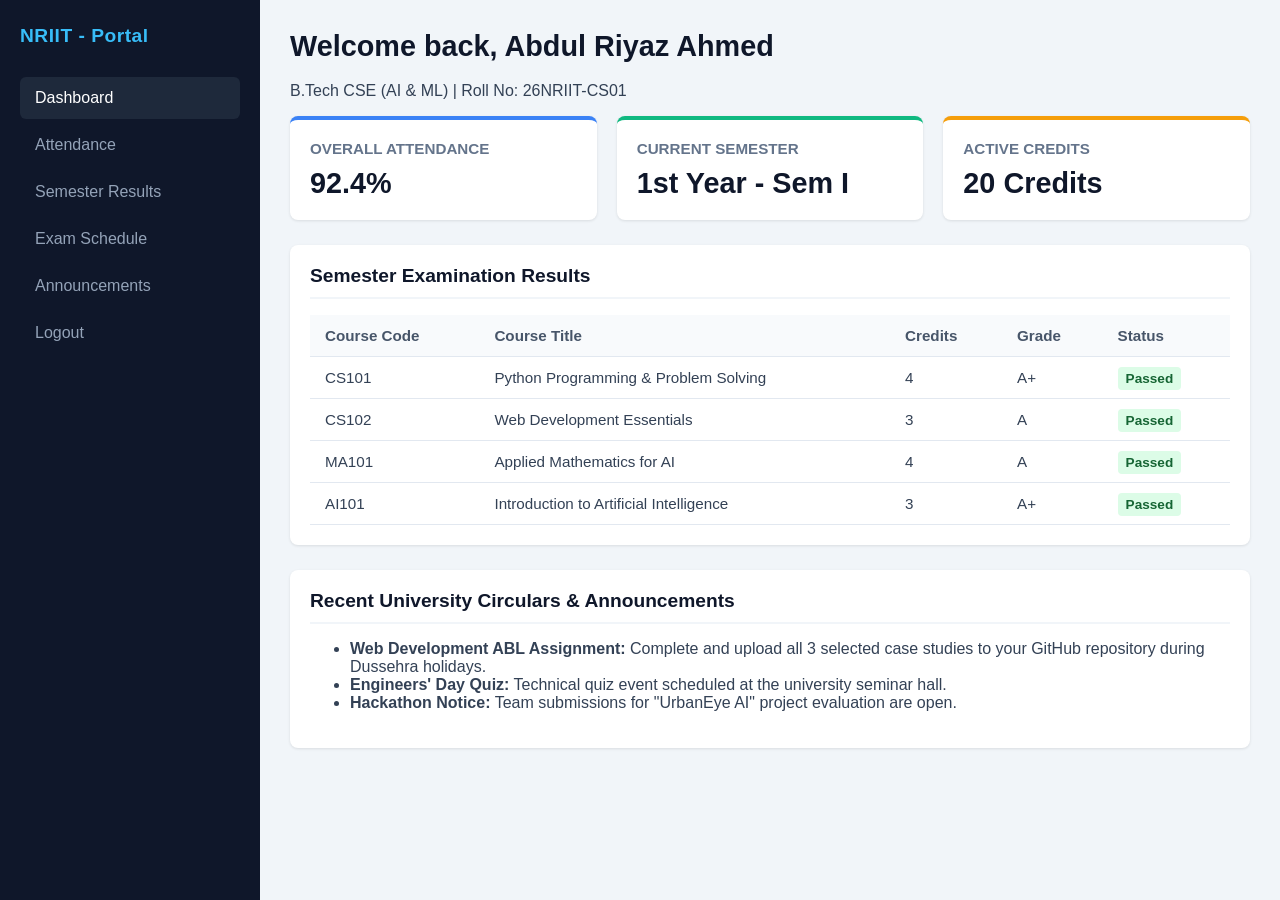
<file: dashboard/index.html>
<!DOCTYPE html>
<html lang="en">
<head>
    <meta charset="UTF-8">
    <title>Student Academic Dashboard</title>
    <link rel="stylesheet" href="style.css">
</head>
<body>
    <sidebar>
        <h2>NRIIT - Portal</h2>
        <a href="#" class="active">Dashboard</a>
        <a href="#">Attendance</a>
        <a href="#">Semester Results</a>
        <a href="#">Exam Schedule</a>
        <a href="#">Announcements</a>
        <a href="#">Logout</a>
    </sidebar>
    
    <main>
        <header>
            <h1>Welcome back, Abdul Riyaz Ahmed</h1>
            <p>B.Tech CSE (AI & ML) | Roll No: 26NRIIT-CS01</p>
        </header>

        <div class="card-container">
            <div class="card" style="border-color: #3b82f6;">
                <h3>Overall Attendance</h3>
                <p class="value">92.4%</p>
            </div>
            <div class="card" style="border-color: #10b981;">
                <h3>Current Semester</h3>
                <p class="value">1st Year - Sem I</p>
            </div>
            <div class="card" style="border-color: #f59e0b;">
                <h3>Active Credits</h3>
                <p class="value">20 Credits</p>
            </div>
        </div>

        <div class="section-box">
            <h2>Semester Examination Results</h2>
            <table>
                <thead>
                    <tr>
                        <th>Course Code</th>
                        <th>Course Title</th>
                        <th>Credits</th>
                        <th>Grade</th>
                        <th>Status</th>
                    </tr>
                </thead>
                <tbody>
                    <tr>
                        <td>CS101</td>
                        <td>Python Programming & Problem Solving</td>
                        <td>4</td>
                        <td>A+</td>
                        <td><span class="badge">Passed</span></td>
                    </tr>
                    <tr>
                        <td>CS102</td>
                        <td>Web Development Essentials</td>
                        <td>3</td>
                        <td>A</td>
                        <td><span class="badge">Passed</span></td>
                    </tr>
                    <tr>
                        <td>MA101</td>
                        <td>Applied Mathematics for AI</td>
                        <td>4</td>
                        <td>A</td>
                        <td><span class="badge">Passed</span></td>
                    </tr>
                    <tr>
                        <td>AI101</td>
                        <td>Introduction to Artificial Intelligence</td>
                        <td>3</td>
                        <td>A+</td>
                        <td><span class="badge">Passed</span></td>
                    </tr>
                </tbody>
            </table>
        </div>

        <div class="section-box">
            <h2>Recent University Circulars & Announcements</h2>
            <ul>
                <li><strong>Web Development ABL Assignment:</strong> Complete and upload all 3 selected case studies to your GitHub repository during Dussehra holidays.</li>
                <li><strong>Engineers' Day Quiz:</strong> Technical quiz event scheduled at the university seminar hall.</li>
                <li><strong>Hackathon Notice:</strong> Team submissions for "UrbanEye AI" project evaluation are open.</li>
            </ul>
        </div>
    </main>
</body>
</html>
</file>
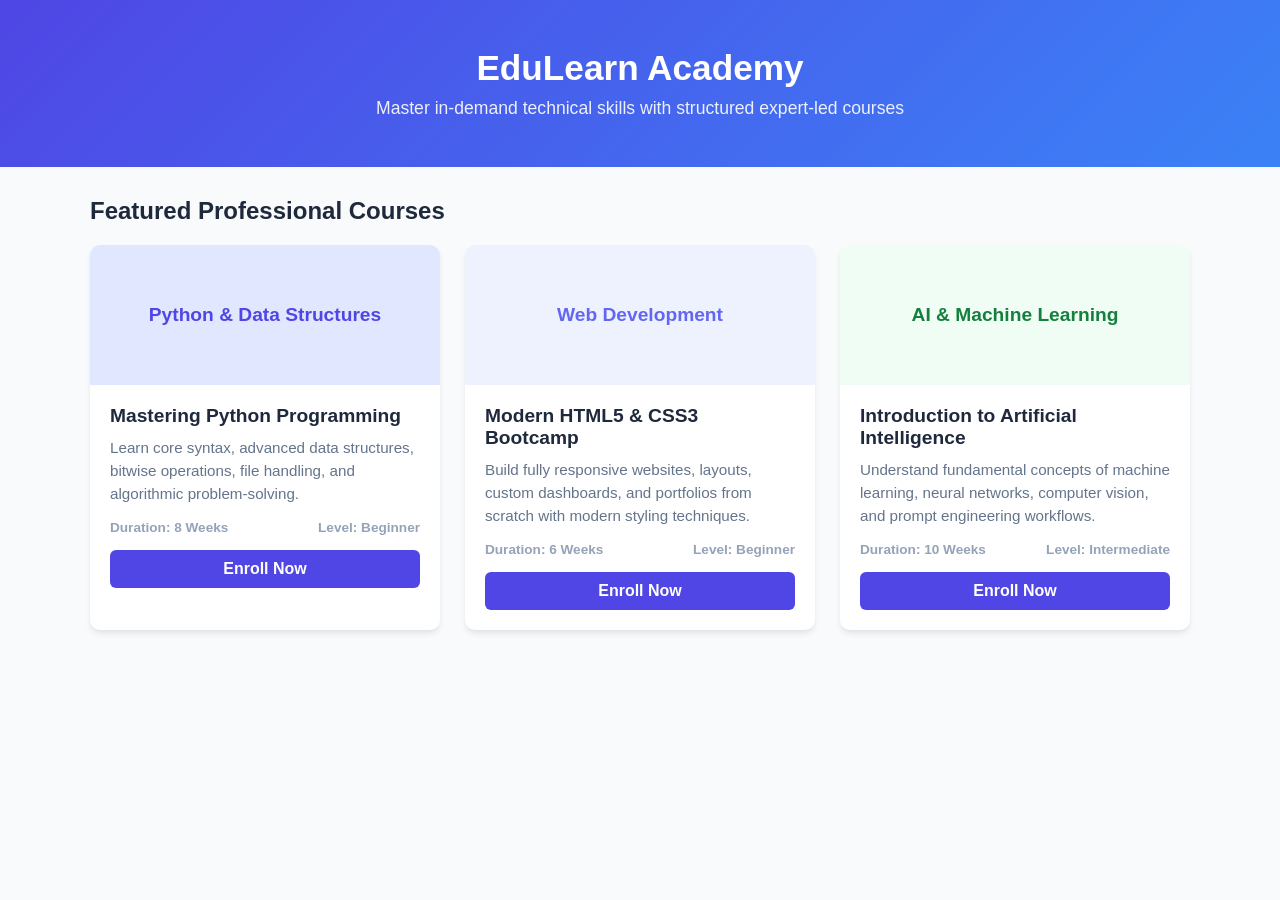
<file: elearning/index.html>
<!DOCTYPE html>
<html lang="en">
<head>
    <meta charset="UTF-8">
    <title>EduLearn - Online Learning Platform</title>
    <link rel="stylesheet" href="style.css">
</head>
<body>
    <header>
        <h1>EduLearn Academy</h1>
        <p>Master in-demand technical skills with structured expert-led courses</p>
    </header>
    
    <div class="container">
        <h2>Featured Professional Courses</h2>
        <div class="grid">
            <div class="course-card">
                <div class="course-img" style="background: #e0e7ff; color: #4f46e5;">Python & Data Structures</div>
                <div class="course-content">
                    <h3>Mastering Python Programming</h3>
                    <p>Learn core syntax, advanced data structures, bitwise operations, file handling, and algorithmic problem-solving.</p>
                    <div class="meta">
                        <span>Duration: 8 Weeks</span>
                        <span>Level: Beginner</span>
                    </div>
                    <a href="#" class="btn">Enroll Now</a>
                </div>
            </div>

            <div class="course-card">
                <div class="course-img" style="background: #eef2ff; color: #6366f1;">Web Development</div>
                <div class="course-content">
                    <h3>Modern HTML5 & CSS3 Bootcamp</h3>
                    <p>Build fully responsive websites, layouts, custom dashboards, and portfolios from scratch with modern styling techniques.</p>
                    <div class="meta">
                        <span>Duration: 6 Weeks</span>
                        <span>Level: Beginner</span>
                    </div>
                    <a href="#" class="btn">Enroll Now</a>
                </div>
            </div>

            <div class="course-card">
                <div class="course-img" style="background: #f0fdf4; color: #15803d;">AI & Machine Learning</div>
                <div class="course-content">
                    <h3>Introduction to Artificial Intelligence</h3>
                    <p>Understand fundamental concepts of machine learning, neural networks, computer vision, and prompt engineering workflows.</p>
                    <div class="meta">
                        <span>Duration: 10 Weeks</span>
                        <span>Level: Intermediate</span>
                    </div>
                    <a href="#" class="btn">Enroll Now</a>
                </div>
            </div>
        </div>
    </div>
</body>
</html>
</file>
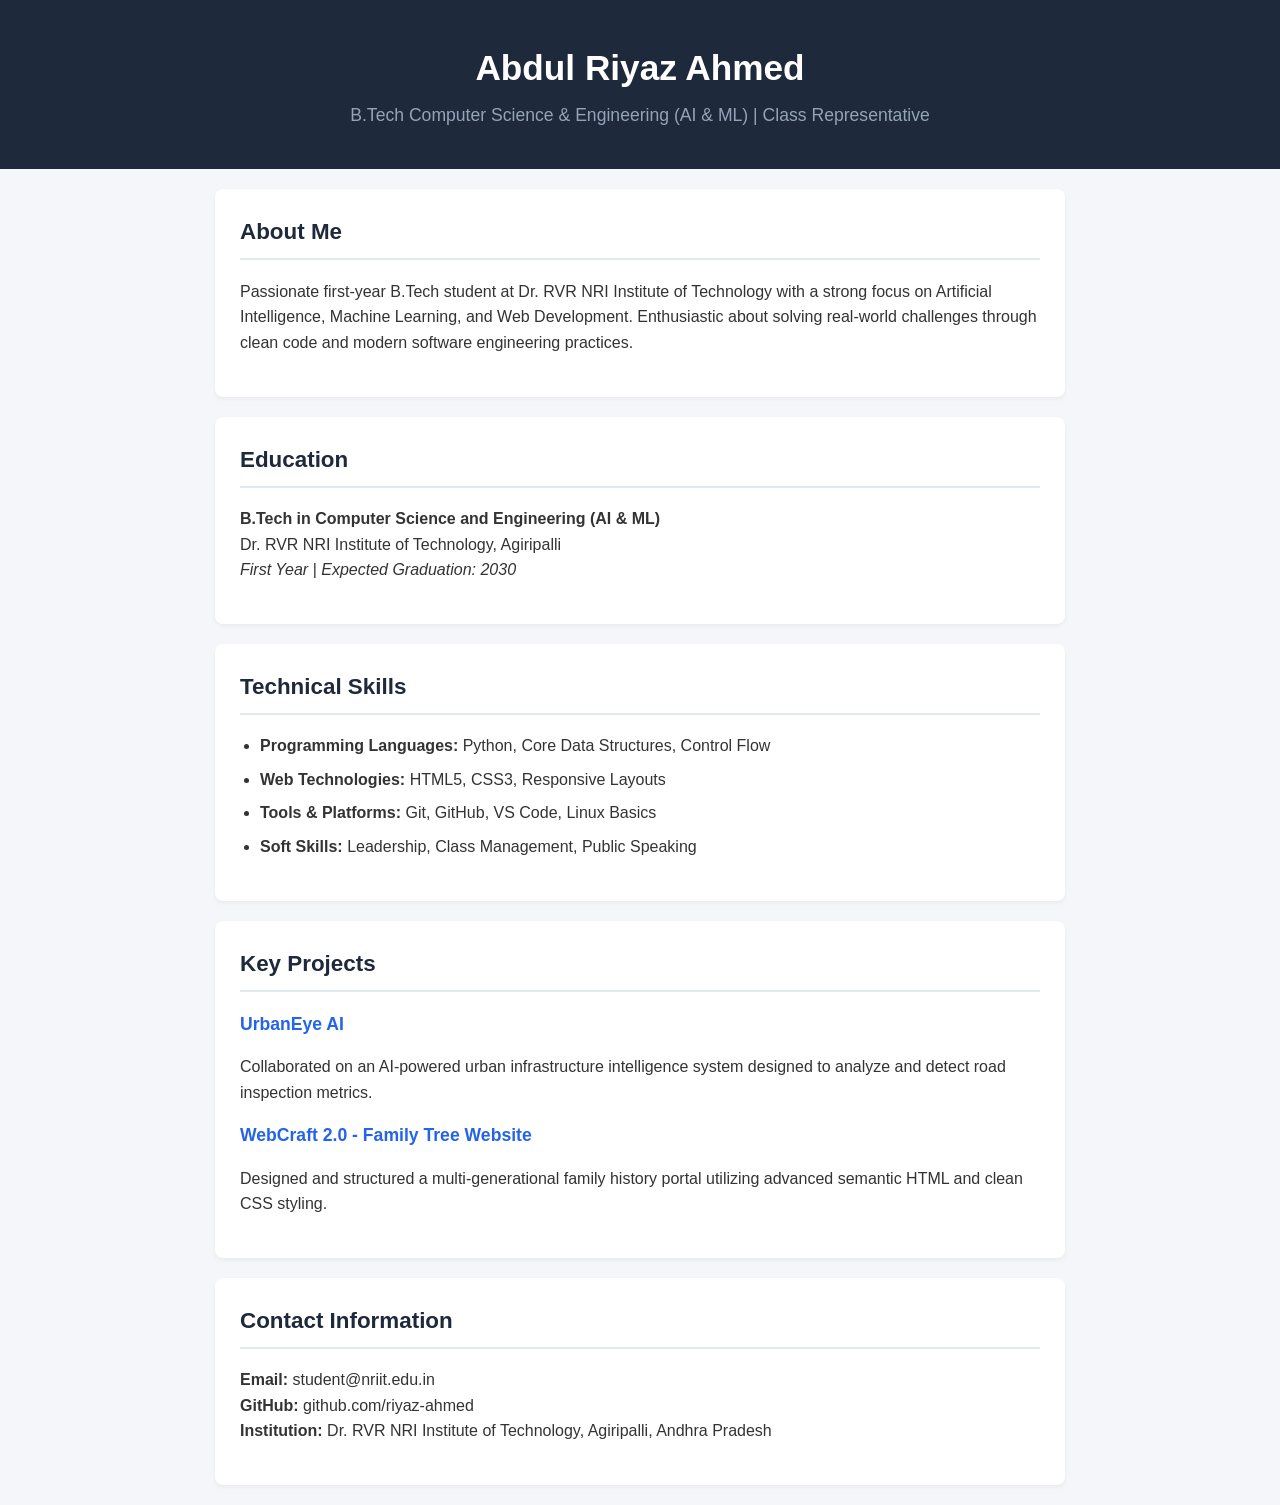
<file: portfolio/index.html>
<!DOCTYPE html>
<html lang="en">
<head>
    <meta charset="UTF-8">
    <title>Abdul Riyaz Ahmed - Portfolio</title>
    <link rel="stylesheet" href="style.css">
</head>
<body>
    <header>
        <h1>Abdul Riyaz Ahmed</h1>
        <p>B.Tech Computer Science & Engineering (AI & ML) | Class Representative</p>
    </header>
    
    <div class="container">
        <section>
            <h2>About Me</h2>
            <p>Passionate first-year B.Tech student at Dr. RVR NRI Institute of Technology with a strong focus on Artificial Intelligence, Machine Learning, and Web Development. Enthusiastic about solving real-world challenges through clean code and modern software engineering practices.</p>
        </section>

        <section>
            <h2>Education</h2>
            <p><strong>B.Tech in Computer Science and Engineering (AI & ML)</strong><br>
            Dr. RVR NRI Institute of Technology, Agiripalli<br>
            <em>First Year | Expected Graduation: 2030</em></p>
        </section>

        <section>
            <h2>Technical Skills</h2>
            <ul>
                <li><strong>Programming Languages:</strong> Python, Core Data Structures, Control Flow</li>
                <li><strong>Web Technologies:</strong> HTML5, CSS3, Responsive Layouts</li>
                <li><strong>Tools & Platforms:</strong> Git, GitHub, VS Code, Linux Basics</li>
                <li><strong>Soft Skills:</strong> Leadership, Class Management, Public Speaking</li>
            </ul>
        </section>

        <section>
            <h2>Key Projects</h2>
            <div class="project-item">
                <h3>UrbanEye AI</h3>
                <p>Collaborated on an AI-powered urban infrastructure intelligence system designed to analyze and detect road inspection metrics.</p>
            </div>
            <div class="project-item">
                <h3>WebCraft 2.0 - Family Tree Website</h3>
                <p>Designed and structured a multi-generational family history portal utilizing advanced semantic HTML and clean CSS styling.</p>
            </div>
        </section>

        <section>
            <h2>Contact Information</h2>
            <p><strong>Email:</strong> student@nriit.edu.in<br>
            <strong>GitHub:</strong> github.com/riyaz-ahmed<br>
            <strong>Institution:</strong> Dr. RVR NRI Institute of Technology, Agiripalli, Andhra Pradesh</p>
        </section>
    </div>
</body>
</html>
</file>
<file: dashboard/style.css>
body { font-family: 'Segoe UI', Tahoma, Geneva, Verdana, sans-serif; margin: 0; display: flex; background: #f1f5f9; color: #334155; }
sidebar { width: 260px; background: #0f172a; color: white; height: 100vh; padding: 25px 20px; position: fixed; box-sizing: border-box; }
sidebar h2 { font-size: 1.2rem; margin-top: 0; margin-bottom: 30px; color: #38bdf8; letter-spacing: 0.5px; }
sidebar a { display: block; color: #94a3b8; text-decoration: none; padding: 12px 15px; border-radius: 6px; margin-bottom: 5px; transition: 0.2s; }
sidebar a:hover, sidebar a.active { background: #1e293b; color: white; }
main { margin-left: 260px; padding: 30px; width: calc(100% - 260px); box-sizing: border-box; }
header h1 { margin-top: 0; color: #0f172a; font-size: 1.8rem; }
.card-container { display: flex; gap: 20px; margin-bottom: 25px; }
.card { background: white; padding: 20px; border-radius: 8px; box-shadow: 0 1px 3px rgba(0,0,0,0.1); flex: 1; border-top: 4px solid #3b82f6; }
.card h3 { margin: 0 0 10px 0; font-size: 0.95rem; color: #64748b; text-transform: uppercase; }
.card .value { font-size: 1.8rem; font-weight: bold; color: #0f172a; margin: 0; }
.section-box { background: white; padding: 20px; border-radius: 8px; box-shadow: 0 1px 3px rgba(0,0,0,0.1); margin-bottom: 25px; }
.section-box h2 { margin-top: 0; font-size: 1.2rem; color: #0f172a; border-bottom: 2px solid #f1f5f9; padding-bottom: 10px; }
table { width: 100%; border-collapse: collapse; margin-top: 10px; }
th, td { padding: 12px 15px; text-align: left; border-bottom: 1px solid #e2e8f0; font-size: 0.95rem; }
th { background: #f8fafc; color: #475569; font-weight: 600; }
.badge { background: #dcfce7; color: #166534; padding: 4px 8px; border-radius: 4px; font-size: 0.85rem; font-weight: 600; }
</file>
<file: elearning/style.css>
body { font-family: 'Segoe UI', Tahoma, Geneva, Verdana, sans-serif; margin: 0; background: #f8fafc; color: #334155; }
header { background: linear-gradient(135deg, #4f46e5, #3b82f6); color: white; padding: 3rem 1rem; text-align: center; }
header h1 { margin: 0 0 10px 0; font-size: 2.2rem; }
header p { margin: 0; font-size: 1.1rem; opacity: 0.9; }
.container { max-width: 1100px; margin: 30px auto; padding: 0 20px; }
h2 { color: #1e293b; font-size: 1.5rem; margin-bottom: 20px; }
.grid { display: grid; grid-template-columns: repeat(auto-fit, minmax(320px, 1fr)); gap: 25px; }
.course-card { background: white; border-radius: 10px; overflow: hidden; box-shadow: 0 4px 6px -1px rgba(0,0,0,0.1); transition: transform 0.2s; }
.course-card:hover { transform: translateY(-3px); }
.course-img { background: #e0e7ff; height: 140px; display: flex; align-items: center; justify-content: center; color: #4f46e5; font-weight: bold; font-size: 1.2rem; }
.course-content { padding: 20px; }
.course-content h3 { margin: 0 0 10px 0; color: #1e293b; font-size: 1.2rem; }
.course-content p { margin: 0 0 15px 0; color: #64748b; font-size: 0.95rem; line-height: 1.5; }
.meta { display: flex; justify-content: space-between; font-size: 0.85rem; color: #94a3b8; margin-bottom: 15px; font-weight: 600; }
.btn { display: block; text-align: center; background: #4f46e5; color: white; text-decoration: none; padding: 10px; border-radius: 6px; font-weight: 600; transition: background 0.2s; }
.btn:hover { background: #4338ca; }
</file>
<file: portfolio/style.css>
body { font-family: 'Segoe UI', Tahoma, Geneva, Verdana, sans-serif; margin: 0; background: #f4f6f9; color: #333; line-height: 1.6; }
header { background: #1e293b; color: white; padding: 2.5rem 1rem; text-align: center; }
header h1 { margin: 0 0 5px 0; font-size: 2.2rem; }
header p { margin: 0; color: #94a3b8; font-size: 1.1rem; }
.container { max-width: 850px; margin: 20px auto; padding: 0 15px; }
section { background: white; padding: 25px; margin-bottom: 20px; border-radius: 8px; box-shadow: 0 2px 4px rgba(0,0,0,0.05); }
h2 { color: #1e293b; border-bottom: 2px solid #e2e8f0; padding-bottom: 8px; margin-top: 0; font-size: 1.4rem; }
ul { padding-left: 20px; }
li { margin-bottom: 8px; }
.project-item { margin-bottom: 15px; }
.project-item h3 { margin: 0 0 5px 0; color: #2563eb; font-size: 1.1rem; }
</file>
